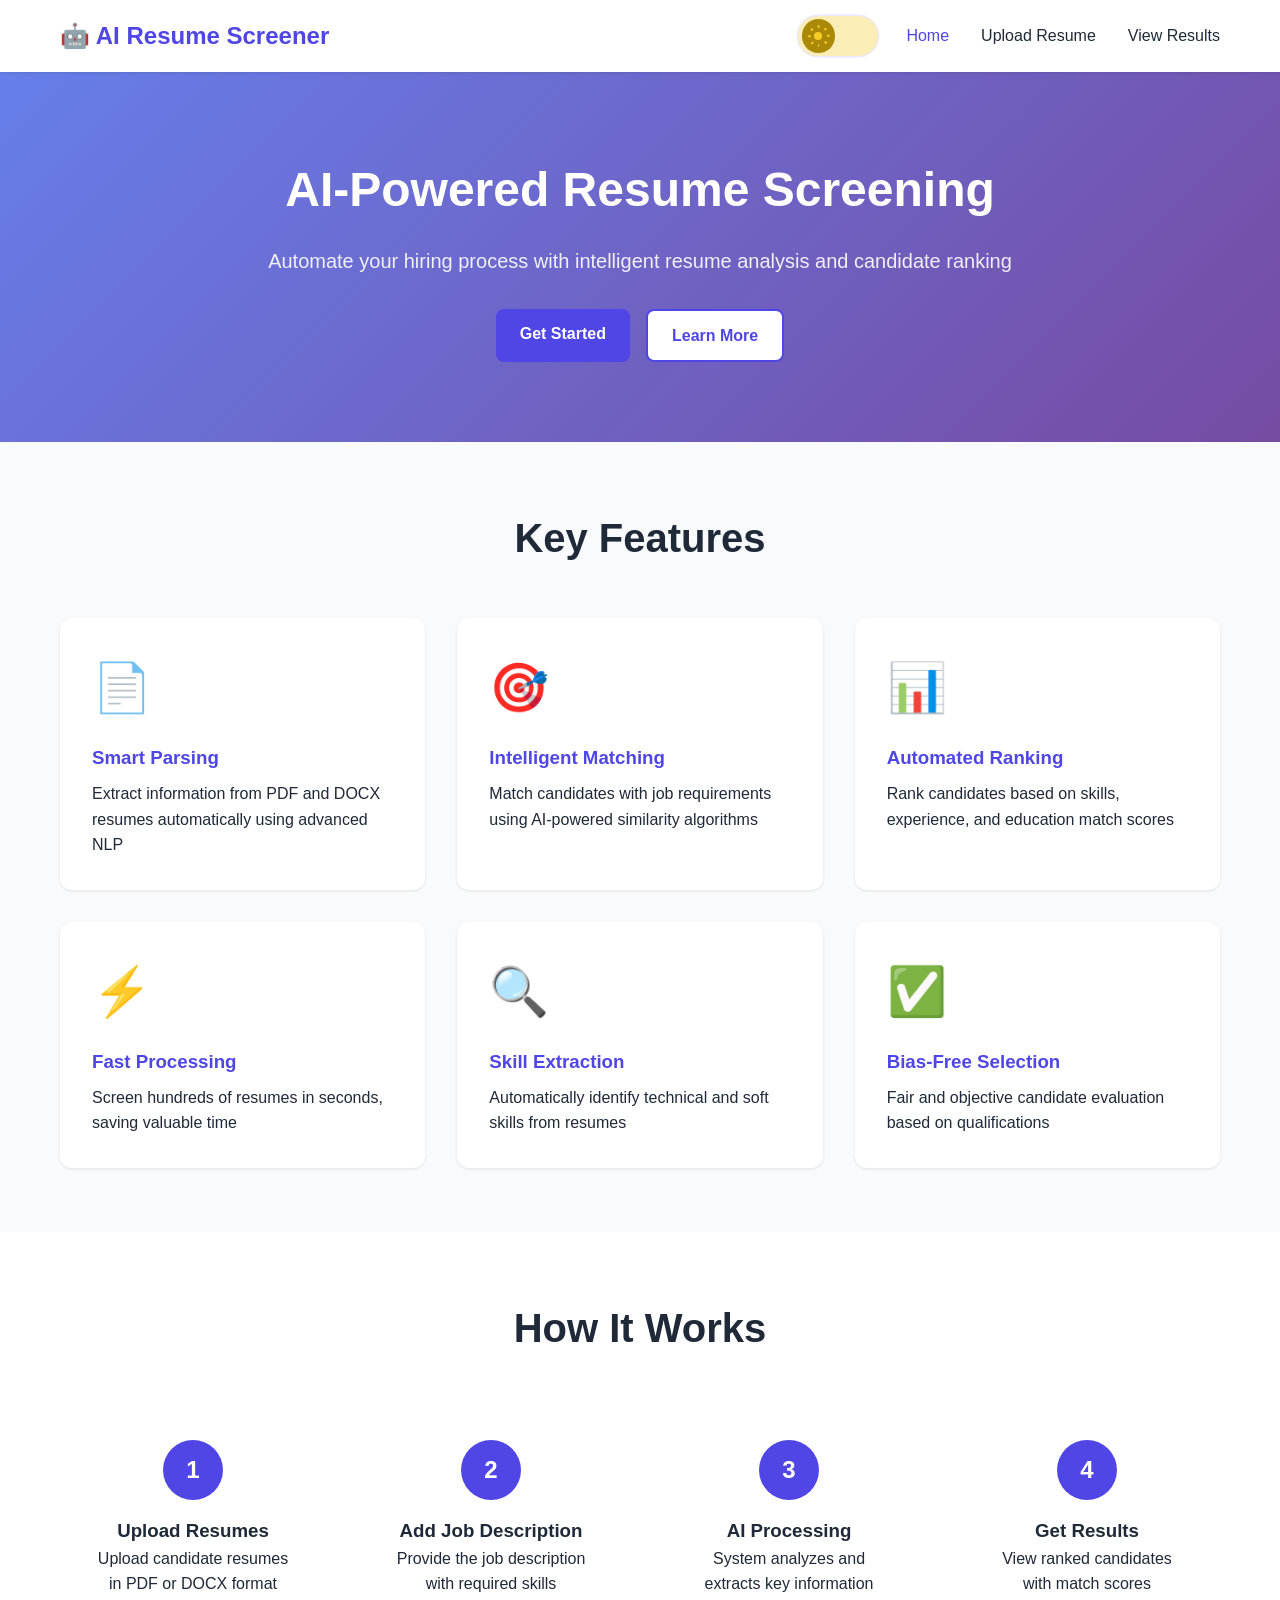
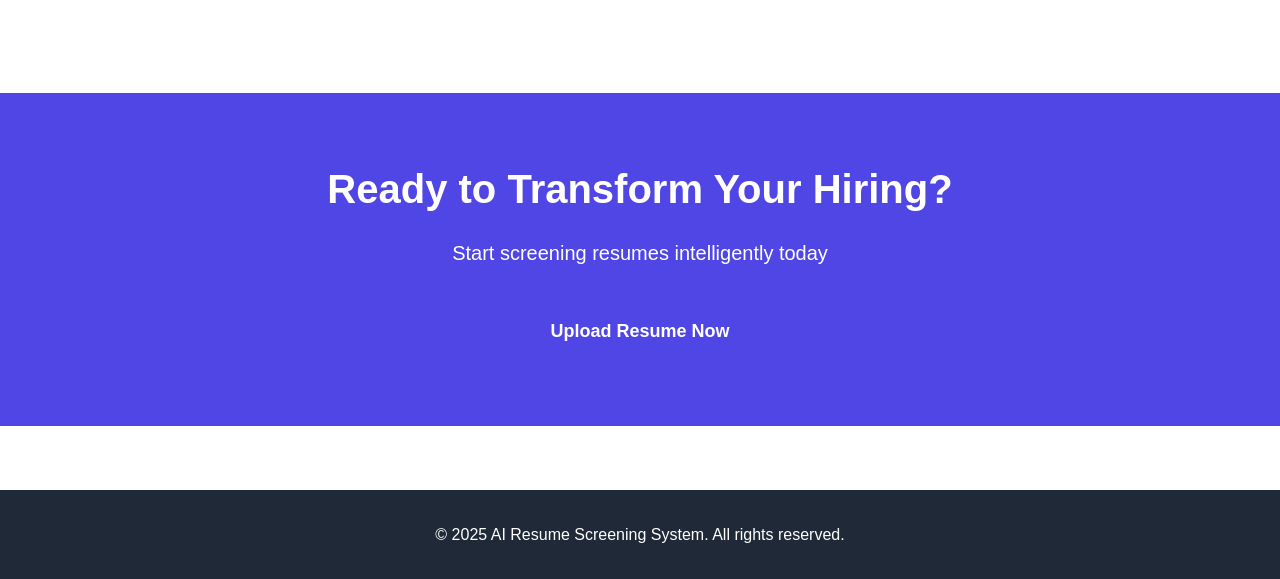
<file: frontend/index.html>
<!DOCTYPE html>
<html lang="en">
  <head>
    <meta charset="UTF-8" />
    <meta name="viewport" content="width=device-width, initial-scale=1.0" />
    <title>AI Resume Screening System</title>

    <!-- Theme script - Apply to BODY before render -->
    <script>
      (function () {
        const theme = localStorage.getItem("theme") || "light";
        if (theme === "dark") {
          // Wait for body to exist, but still before visible render
          if (document.body) {
            document.body.classList.add("dark-mode");
          } else {
            document.addEventListener("DOMContentLoaded", function () {
              document.body.classList.add("dark-mode");
            });
          }
        }
      })();
    </script>

    <link rel="stylesheet" href="css/styles.css" />
  </head>
  <body>
    <!-- Apply dark mode instantly -->
    <script>
      const theme = localStorage.getItem("theme") || "light";
      if (theme === "dark") {
        document.documentElement.classList.add("dark-mode");
        document.body.classList.add("dark-mode");
      }
    </script>

    <nav class="navbar">
      <div class="container">
        <div class="nav-brand">
          <h2>🤖 AI Resume Screener</h2>
        </div>

        <!-- Hamburger Menu Button (Mobile Only) -->
        <button class="menu-toggle" id="menuToggle" aria-label="Toggle Menu">
          <span></span>
          <span></span>
          <span></span>
        </button>

        <!-- Navigation Menu -->
        <div class="nav-right" id="navMenu">
          <!-- Theme Toggle FIRST (Before Home) -->
          <label for="theme" class="theme">
            <span class="theme__toggle-wrap">
              <input
                id="theme"
                class="theme__toggle"
                type="checkbox"
                role="switch"
                name="theme"
                value="dark"
              />
              <span class="theme__icon">
                <span class="theme__icon-part"></span>
                <span class="theme__icon-part"></span>
                <span class="theme__icon-part"></span>
                <span class="theme__icon-part"></span>
                <span class="theme__icon-part"></span>
                <span class="theme__icon-part"></span>
                <span class="theme__icon-part"></span>
                <span class="theme__icon-part"></span>
                <span class="theme__icon-part"></span>
              </span>
            </span>
          </label>

          <!-- Menu Links AFTER Toggle -->
          <ul class="nav-menu">
            <li><a href="index.html" class="active">Home</a></li>
            <li><a href="upload.html">Upload Resume</a></li>
            <li><a href="results.html">View Results</a></li>
          </ul>
        </div>
      </div>
    </nav>

    <header class="hero">
      <div class="container">
        <h1>AI-Powered Resume Screening</h1>
        <p>
          Automate your hiring process with intelligent resume analysis and
          candidate ranking
        </p>
        <div class="hero-buttons">
          <a href="upload.html" class="btn btn-primary">Get Started</a>
          <a href="#features" class="btn btn-secondary">Learn More</a>
        </div>
      </div>
    </header>

    <section id="features" class="features">
      <div class="container">
        <h2>Key Features</h2>
        <div class="feature-grid">
          <div class="feature-card">
            <div class="feature-icon">📄</div>
            <h3>Smart Parsing</h3>
            <p>
              Extract information from PDF and DOCX resumes automatically using
              advanced NLP
            </p>
          </div>
          <div class="feature-card">
            <div class="feature-icon">🎯</div>
            <h3>Intelligent Matching</h3>
            <p>
              Match candidates with job requirements using AI-powered similarity
              algorithms
            </p>
          </div>
          <div class="feature-card">
            <div class="feature-icon">📊</div>
            <h3>Automated Ranking</h3>
            <p>
              Rank candidates based on skills, experience, and education match
              scores
            </p>
          </div>
          <div class="feature-card">
            <div class="feature-icon">⚡</div>
            <h3>Fast Processing</h3>
            <p>Screen hundreds of resumes in seconds, saving valuable time</p>
          </div>
          <div class="feature-card">
            <div class="feature-icon">🔍</div>
            <h3>Skill Extraction</h3>
            <p>Automatically identify technical and soft skills from resumes</p>
          </div>
          <div class="feature-card">
            <div class="feature-icon">✅</div>
            <h3>Bias-Free Selection</h3>
            <p>
              Fair and objective candidate evaluation based on qualifications
            </p>
          </div>
        </div>
      </div>
    </section>

    <section class="how-it-works">
      <div class="container">
        <h2>How It Works</h2>
        <div class="steps">
          <div class="step">
            <div class="step-number">1</div>
            <h3>Upload Resumes</h3>
            <p>Upload candidate resumes in PDF or DOCX format</p>
          </div>
          <div class="step">
            <div class="step-number">2</div>
            <h3>Add Job Description</h3>
            <p>Provide the job description with required skills</p>
          </div>
          <div class="step">
            <div class="step-number">3</div>
            <h3>AI Processing</h3>
            <p>System analyzes and extracts key information</p>
          </div>
          <div class="step">
            <div class="step-number">4</div>
            <h3>Get Results</h3>
            <p>View ranked candidates with match scores</p>
          </div>
        </div>
      </div>
    </section>

    <section class="cta">
      <div class="container">
        <h2>Ready to Transform Your Hiring?</h2>
        <p>Start screening resumes intelligently today</p>
        <a href="upload.html" class="btn btn-primary btn-large"
          >Upload Resume Now</a
        >
      </div>
    </section>

    <footer>
      <div class="container">
        <p>&copy; 2025 AI Resume Screening System. All rights reserved.</p>
      </div>
    </footer>

    <script src="js/main.js"></script>
  </body>
</html>
</file>
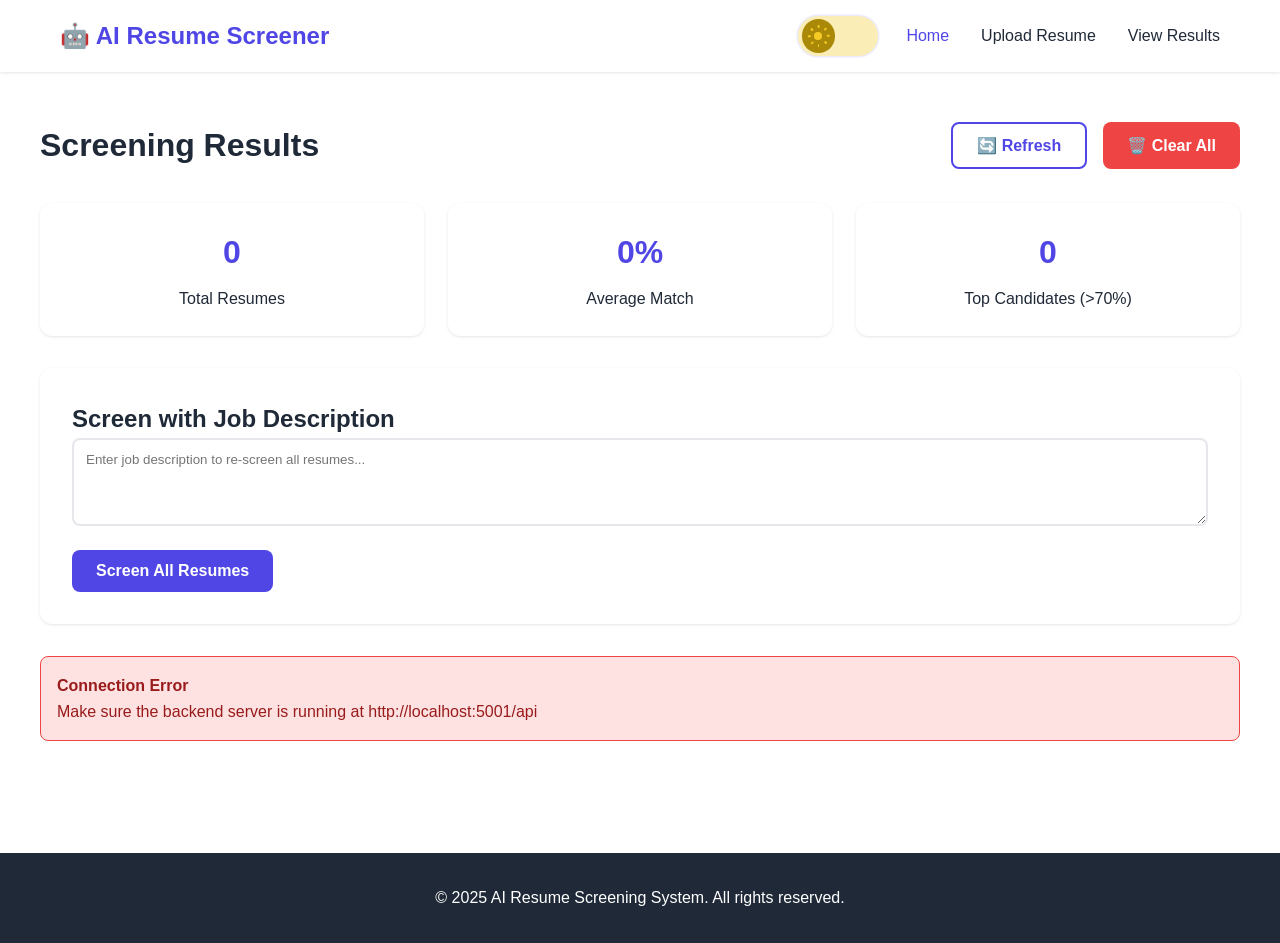
<file: frontend/results.html>
<!doctype html>
<html lang="en">
  <head>
    <meta charset="UTF-8" />
    <meta name="viewport" content="width=device-width, initial-scale=1.0" />
    <title>AI Resume Screening System</title>

    <!-- Theme script - Apply to BODY before render -->
    <script>
      (function () {
        const theme = localStorage.getItem("theme") || "light";
        if (theme === "dark") {
          // Wait for body to exist, but still before visible render
          if (document.body) {
            document.body.classList.add("dark-mode");
          } else {
            document.addEventListener("DOMContentLoaded", function () {
              document.body.classList.add("dark-mode");
            });
          }
        }
      })();
    </script>

    <link rel="stylesheet" href="css/styles.css" />
  </head>
  <body>
    <!-- Apply dark mode instantly -->
    <script>
      const theme = localStorage.getItem("theme") || "light";
      if (theme === "dark") {
        document.documentElement.classList.add("dark-mode");
        document.body.classList.add("dark-mode");
      }
    </script>

    <nav class="navbar">
      <div class="container">
        <div class="nav-brand">
          <h2>🤖 AI Resume Screener</h2>
        </div>

        <!-- Hamburger Menu Button (Mobile Only) -->
        <button class="menu-toggle" id="menuToggle" aria-label="Toggle Menu">
          <span></span>
          <span></span>
          <span></span>
        </button>

        <!-- Navigation Menu -->
        <div class="nav-right" id="navMenu">
          <!-- Theme Toggle FIRST (Before Home) -->
          <label for="theme" class="theme">
            <span class="theme__toggle-wrap">
              <input
                id="theme"
                class="theme__toggle"
                type="checkbox"
                role="switch"
                name="theme"
                value="dark"
              />
              <span class="theme__icon">
                <span class="theme__icon-part"></span>
                <span class="theme__icon-part"></span>
                <span class="theme__icon-part"></span>
                <span class="theme__icon-part"></span>
                <span class="theme__icon-part"></span>
                <span class="theme__icon-part"></span>
                <span class="theme__icon-part"></span>
                <span class="theme__icon-part"></span>
                <span class="theme__icon-part"></span>
              </span>
            </span>
          </label>

          <!-- Menu Links AFTER Toggle -->
          <ul class="nav-menu">
            <li><a href="index.html" class="active">Home</a></li>
            <li><a href="upload.html">Upload Resume</a></li>
            <li><a href="results.html">View Results</a></li>
          </ul>
        </div>
      </div>
    </nav>

    <div class="container main-content">
      <div class="results-section">
        <div class="results-header">
          <h1>Screening Results</h1>
          <div class="results-actions">
            <button class="btn btn-secondary" id="refreshBtn">
              🔄 Refresh
            </button>
            <button class="btn btn-danger" id="clearBtn">🗑️ Clear All</button>
          </div>
        </div>

        <div id="statsCards" class="stats-cards">
          <div class="stat-card">
            <h3 id="totalResumes">0</h3>
            <p>Total Resumes</p>
          </div>
          <div class="stat-card">
            <h3 id="avgScore">0%</h3>
            <p>Average Match</p>
          </div>
          <div class="stat-card">
            <h3 id="topCandidates">0</h3>
            <p>Top Candidates (>70%)</p>
          </div>
        </div>

        <div class="screen-section">
          <h2>Screen with Job Description</h2>
          <div class="screen-form">
            <textarea
              id="screenJobDescription"
              placeholder="Enter job description to re-screen all resumes..."
              rows="4"
            ></textarea>
            <button class="btn btn-primary" id="screenNowBtn">
              Screen All Resumes
            </button>
          </div>
        </div>

        <div id="loadingMessage" class="loading" style="display: none">
          <div class="loader"></div>
          <p>Loading results...</p>
        </div>

        <div id="resultsContainer" class="results-container">
          <!-- Results will be inserted here dynamically -->
        </div>

        <div id="noResults" class="no-results" style="display: none">
          <div class="no-results-icon">📭</div>
          <h3>No Resumes Found</h3>
          <p>Upload some resumes to see results here</p>
          <a href="upload.html" class="btn btn-primary">Upload Resume</a>
        </div>
      </div>
    </div>

    <footer>
      <div class="container">
        <p>&copy; 2025 AI Resume Screening System. All rights reserved.</p>
      </div>
    </footer>

    <script src="js/results.js"></script>
  </body>
</html>
</file>
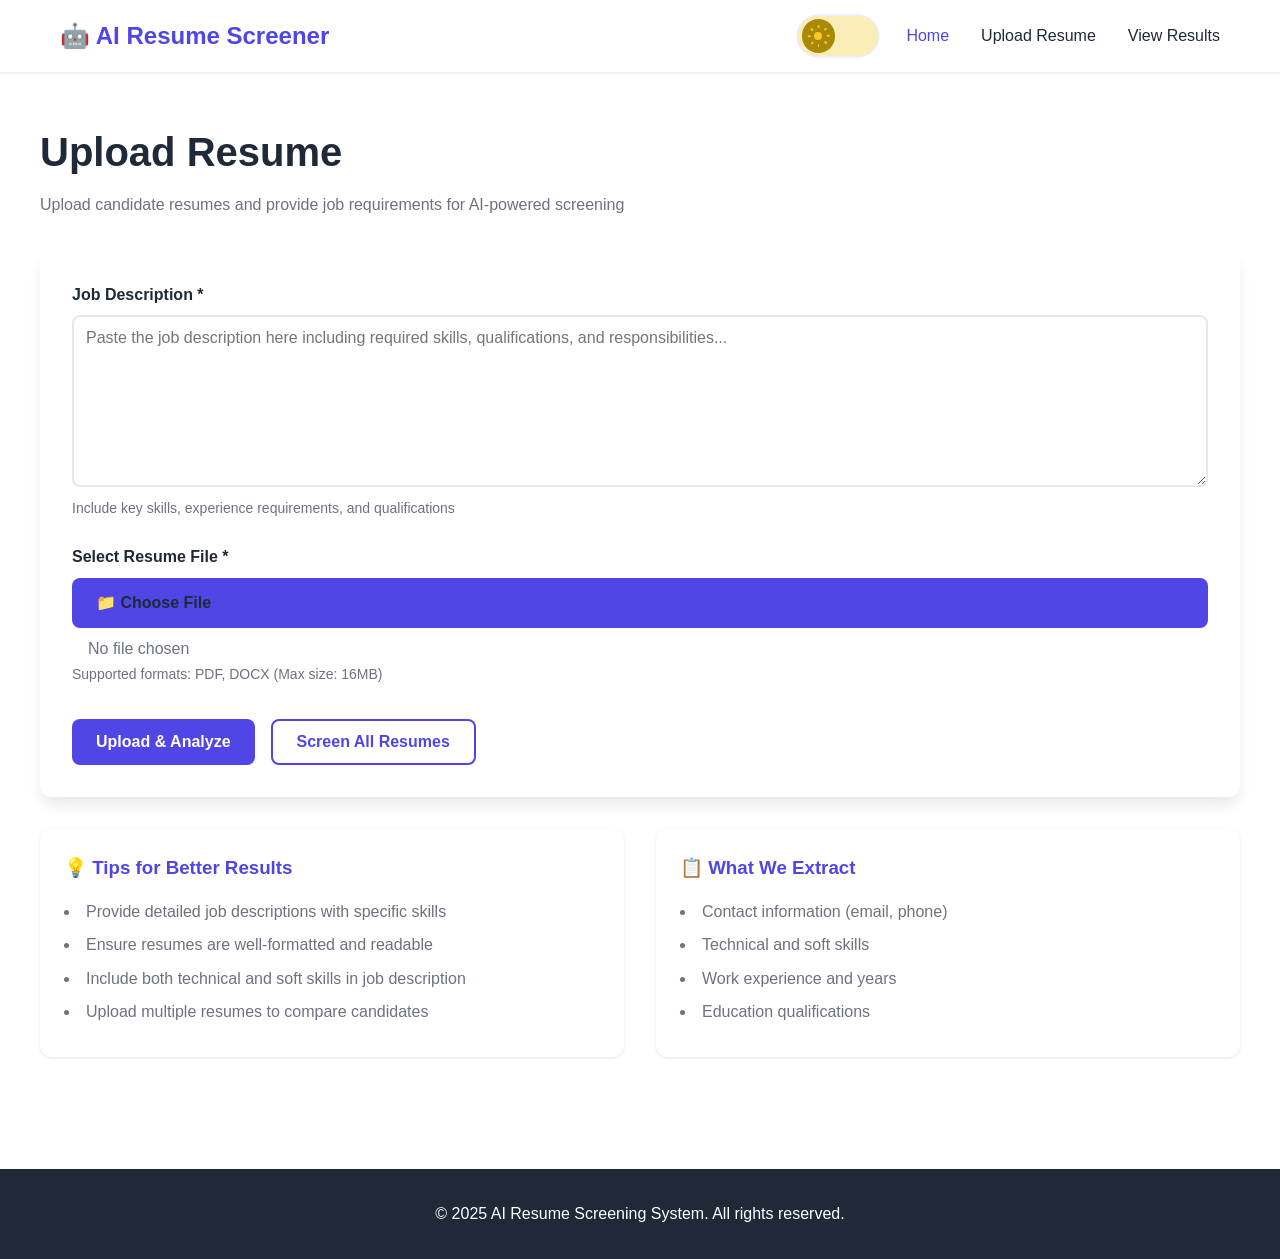
<file: frontend/upload.html>
<!DOCTYPE html>
<html lang="en">
  <head>
    <meta charset="UTF-8" />
    <meta name="viewport" content="width=device-width, initial-scale=1.0" />
    <title>AI Resume Screening System</title>

    <!-- Theme script - Apply to BODY before render -->
    <script>
      (function () {
        const theme = localStorage.getItem("theme") || "light";
        if (theme === "dark") {
          // Wait for body to exist, but still before visible render
          if (document.body) {
            document.body.classList.add("dark-mode");
          } else {
            document.addEventListener("DOMContentLoaded", function () {
              document.body.classList.add("dark-mode");
            });
          }
        }
      })();
    </script>

    <link rel="stylesheet" href="css/styles.css" />
  </head>
  <body>
    <!-- Apply dark mode instantly -->
    <script>
      const theme = localStorage.getItem("theme") || "light";
      if (theme === "dark") {
        document.documentElement.classList.add("dark-mode");
        document.body.classList.add("dark-mode");
      }
    </script>

    <nav class="navbar">
      <div class="container">
        <div class="nav-brand">
          <h2>🤖 AI Resume Screener</h2>
        </div>

        <!-- Hamburger Menu Button (Mobile Only) -->
        <button class="menu-toggle" id="menuToggle" aria-label="Toggle Menu">
          <span></span>
          <span></span>
          <span></span>
        </button>

        <!-- Navigation Menu -->
        <div class="nav-right" id="navMenu">
          <!-- Theme Toggle FIRST (Before Home) -->
          <label for="theme" class="theme">
            <span class="theme__toggle-wrap">
              <input
                id="theme"
                class="theme__toggle"
                type="checkbox"
                role="switch"
                name="theme"
                value="dark"
              />
              <span class="theme__icon">
                <span class="theme__icon-part"></span>
                <span class="theme__icon-part"></span>
                <span class="theme__icon-part"></span>
                <span class="theme__icon-part"></span>
                <span class="theme__icon-part"></span>
                <span class="theme__icon-part"></span>
                <span class="theme__icon-part"></span>
                <span class="theme__icon-part"></span>
                <span class="theme__icon-part"></span>
              </span>
            </span>
          </label>

          <!-- Menu Links AFTER Toggle -->
          <ul class="nav-menu">
            <li><a href="index.html" class="active">Home</a></li>
            <li><a href="upload.html">Upload Resume</a></li>
            <li><a href="results.html">View Results</a></li>
          </ul>
        </div>
      </div>
    </nav>

    <div class="container main-content">
      <div class="upload-section">
        <h1>Upload Resume</h1>
        <p class="subtitle">
          Upload candidate resumes and provide job requirements for AI-powered
          screening
        </p>

        <div class="upload-card">
          <form id="uploadForm" enctype="multipart/form-data">
            <div class="form-group">
              <label for="jobDescription">Job Description *</label>
              <textarea
                id="jobDescription"
                name="jobDescription"
                rows="8"
                placeholder="Paste the job description here including required skills, qualifications, and responsibilities..."
                required
              ></textarea>
              <small
                >Include key skills, experience requirements, and
                qualifications</small
              >
            </div>

            <div class="form-group">
              <label for="resumeFile">Select Resume File *</label>
              <div class="file-upload-wrapper">
                <input
                  type="file"
                  id="resumeFile"
                  name="resume"
                  accept=".pdf,.docx,.doc"
                  required
                />
                <label for="resumeFile" class="file-upload-label">
                  <span class="file-upload-icon">📁</span>
                  <span class="file-upload-text">Choose File</span>
                </label>
                <span class="file-name">No file chosen</span>
              </div>
              <small>Supported formats: PDF, DOCX (Max size: 16MB)</small>
            </div>

            <div class="form-actions">
              <button type="submit" class="btn btn-primary" id="submitBtn">
                <span class="btn-text">Upload & Analyze</span>
                <span class="btn-loader" style="display: none"
                  >Processing...</span
                >
              </button>
              <button type="button" class="btn btn-secondary" id="screenAllBtn">
                Screen All Resumes
              </button>
            </div>
          </form>

          <div id="resultMessage" class="message" style="display: none"></div>

          <div id="uploadResult" class="upload-result" style="display: none">
            <h3>Analysis Results</h3>
            <div class="result-grid">
              <div class="result-item">
                <span class="result-label">Match Score:</span>
                <span class="result-value" id="matchScore">-</span>
              </div>
              <div class="result-item">
                <span class="result-label">Skills Found:</span>
                <span class="result-value" id="skillsCount">-</span>
              </div>
              <div class="result-item">
                <span class="result-label">Experience:</span>
                <span class="result-value" id="experience">-</span>
              </div>
            </div>
            <div class="skills-section">
              <h4>Extracted Skills:</h4>
              <div id="skillsList" class="skills-tags"></div>
            </div>
          </div>
        </div>

        <div class="info-cards">
          <div class="info-card">
            <h3>💡 Tips for Better Results</h3>
            <ul>
              <li>Provide detailed job descriptions with specific skills</li>
              <li>Ensure resumes are well-formatted and readable</li>
              <li>Include both technical and soft skills in job description</li>
              <li>Upload multiple resumes to compare candidates</li>
            </ul>
          </div>
          <div class="info-card">
            <h3>📋 What We Extract</h3>
            <ul>
              <li>Contact information (email, phone)</li>
              <li>Technical and soft skills</li>
              <li>Work experience and years</li>
              <li>Education qualifications</li>
            </ul>
          </div>
        </div>
      </div>
    </div>

    <footer>
      <div class="container">
        <p>&copy; 2025 AI Resume Screening System. All rights reserved.</p>
      </div>
    </footer>

    <script src="js/upload.js"></script>
  </body>
</html>
</file>
<file: frontend/css/styles.css>
* {
  margin: 0;
  padding: 0;
  box-sizing: border-box;
}

html {
  background-color: #fff;
}

html.dark-mode {
  background-color: #111827;
}

:root {
  --primary-color: #4f46e5;
  --primary-dark: #4338ca;
  --secondary-color: #10b981;
  --danger-color: #ef4444;
  --text-dark: #1f2937;
  --text-light: #6b7280;
  --bg-light: #f9fafb;
  --border-color: #e5e7eb;
  --shadow: 0 1px 3px 0 rgba(0, 0, 0, 0.1);
  --shadow-lg: 0 10px 15px -3px rgba(0, 0, 0, 0.1);
}

html.dark-mode,
body.dark-mode {
  --primary-color: #6366f1;
  --primary-dark: #4f46e5;
  /* ... rest of your dark mode variables */
  background-color: #111827 !important;
  color: #f3f4f6 !important;
}

body {
  font-family: -apple-system, BlinkMacSystemFont, "Segoe UI", Roboto, Oxygen,
    Ubuntu, Cantarell, sans-serif;
  line-height: 1.6;
  color: var(--text-dark);
  background-color: #fff;
}

.container {
  max-width: 1200px;
  margin: 0 auto;
  padding: 0 20px;
}

/* Navbar */
.navbar {
  background: #fff;
  box-shadow: var(--shadow);
  position: sticky;
  top: 0;
  z-index: 100;
}

.navbar .container {
  display: flex;
  justify-content: space-between;
  align-items: center;
  padding: 1rem 20px;
}

.nav-brand h2 {
  color: var(--primary-color);
  font-size: 1.5rem;
}

.nav-menu {
  display: flex;
  list-style: none;
  gap: 2rem;
}

.nav-menu a {
  text-decoration: none;
  color: var(--text-dark);
  font-weight: 500;
  transition: color 0.3s;
}

.nav-menu a:hover,
.nav-menu a.active {
  color: var(--primary-color);
}

/* Hero Section */
.hero {
  background: linear-gradient(135deg, #667eea 0%, #764ba2 100%);
  color: white;
  padding: 5rem 0;
  text-align: center;
}

.hero h1 {
  font-size: 3rem;
  margin-bottom: 1rem;
}

.hero p {
  font-size: 1.25rem;
  margin-bottom: 2rem;
  opacity: 0.9;
}

.hero-buttons {
  display: flex;
  gap: 1rem;
  justify-content: center;
}

/* Buttons */
.btn {
  display: inline-block;
  padding: 0.75rem 1.5rem;
  border: none;
  border-radius: 8px;
  font-size: 1rem;
  font-weight: 600;
  cursor: pointer;
  transition: all 0.3s;
  text-decoration: none;
}

.btn-primary {
  background: var(--primary-color);
  color: white;
}

.btn-primary:hover {
  background: var(--primary-dark);
  transform: translateY(-2px);
}

.btn-secondary {
  background: white;
  color: var(--primary-color);
  border: 2px solid var(--primary-color);
}

.btn-secondary:hover {
  background: var(--bg-light);
}

.btn-danger {
  background: var(--danger-color);
  color: white;
}

.btn-large {
  padding: 1rem 2rem;
  font-size: 1.125rem;
}

/* Features */
.features {
  padding: 4rem 0;
  background: var(--bg-light);
}

.features h2 {
  text-align: center;
  font-size: 2.5rem;
  margin-bottom: 3rem;
}

.feature-grid {
  display: grid;
  grid-template-columns: repeat(auto-fit, minmax(300px, 1fr));
  gap: 2rem;
}

.feature-card {
  background: white;
  padding: 2rem;
  border-radius: 12px;
  box-shadow: var(--shadow);
  transition: transform 0.3s;
}

.feature-card:hover {
  transform: translateY(-5px);
  box-shadow: var(--shadow-lg);
}

.feature-icon {
  font-size: 3rem;
  margin-bottom: 1rem;
}

.feature-card h3 {
  margin-bottom: 0.5rem;
  color: var(--primary-color);
}

/* How It Works */
.how-it-works {
  padding: 4rem 0;
}

.how-it-works h2 {
  text-align: center;
  font-size: 2.5rem;
  margin-bottom: 3rem;
}

.steps {
  display: grid;
  grid-template-columns: repeat(auto-fit, minmax(250px, 1fr));
  gap: 2rem;
}

.step {
  text-align: center;
  padding: 2rem;
}

.step-number {
  background: var(--primary-color);
  color: white;
  width: 60px;
  height: 60px;
  border-radius: 50%;
  display: flex;
  align-items: center;
  justify-content: center;
  font-size: 1.5rem;
  font-weight: bold;
  margin: 0 auto 1rem;
}

/* CTA */
.cta {
  background: var(--primary-color);
  color: white;
  padding: 4rem 0;
  text-align: center;
}

.cta h2 {
  font-size: 2.5rem;
  margin-bottom: 1rem;
}

.cta p {
  font-size: 1.25rem;
  margin-bottom: 2rem;
}

/* Upload Page */
.main-content {
  padding: 3rem 0;
  min-height: 70vh;
  background-color: #fff;
}

body.dark-mode .main-content {
  background-color: #111827;
}

.upload-section h1 {
  font-size: 2.5rem;
  margin-bottom: 0.5rem;
}

.subtitle {
  color: var(--text-light);
  margin-bottom: 2rem;
}

.upload-card {
  background: white;
  padding: 2rem;
  border-radius: 12px;
  box-shadow: var(--shadow-lg);
  margin-bottom: 2rem;
}

.form-group {
  margin-bottom: 1.5rem;
}

.form-group label {
  display: block;
  margin-bottom: 0.5rem;
  font-weight: 600;
  color: var(--text-dark);
}

.form-group textarea {
  width: 100%;
  padding: 0.75rem;
  border: 2px solid var(--border-color);
  border-radius: 8px;
  font-family: inherit;
  font-size: 1rem;
  resize: vertical;
}

.form-group textarea:focus {
  outline: none;
  border-color: var(--primary-color);
}

.form-group small {
  color: var(--text-light);
  font-size: 0.875rem;
}

/* File Upload */
.file-upload-wrapper {
  position: relative;
}

.file-upload-wrapper input[type="file"] {
  position: absolute;
  opacity: 0;
  width: 0;
  height: 0;
}

.file-upload-label {
  display: inline-flex;
  align-items: center;
  gap: 0.5rem;
  padding: 0.75rem 1.5rem;
  background: var(--primary-color);
  color: white;
  border-radius: 8px;
  cursor: pointer;
  transition: background 0.3s;
}

.file-upload-label:hover {
  background: var(--primary-dark);
}

.file-name {
  margin-left: 1rem;
  color: var(--text-light);
}

.form-actions {
  display: flex;
  gap: 1rem;
  margin-top: 2rem;
}

/* Messages */
.message {
  padding: 1rem;
  border-radius: 8px;
  margin-top: 1rem;
}

.message.success {
  background: #d1fae5;
  color: #065f46;
  border: 1px solid #10b981;
}

.message.error {
  background: #fee2e2;
  color: #991b1b;
  border: 1px solid #ef4444;
}

/* Upload Result */
.upload-result {
  margin-top: 2rem;
  padding: 1.5rem;
  background: var(--bg-light);
  border-radius: 8px;
}

.result-grid {
  display: grid;
  grid-template-columns: repeat(auto-fit, minmax(200px, 1fr));
  gap: 1rem;
  margin: 1rem 0;
}

.result-item {
  display: flex;
  flex-direction: column;
}

.result-label {
  font-weight: 600;
  color: var(--text-light);
  font-size: 0.875rem;
}

.result-value {
  font-size: 1.5rem;
  font-weight: bold;
  color: var(--primary-color);
}

.skills-section {
  margin-top: 1.5rem;
}

.skills-tags {
  display: flex;
  flex-wrap: wrap;
  gap: 0.5rem;
  margin-top: 0.5rem;
}

.skill-tag {
  background: var(--primary-color);
  color: white;
  padding: 0.25rem 0.75rem;
  border-radius: 20px;
  font-size: 0.875rem;
}

/* Info Cards */
.info-cards {
  display: grid;
  grid-template-columns: repeat(auto-fit, minmax(300px, 1fr));
  gap: 2rem;
}

.info-card {
  background: white;
  padding: 1.5rem;
  border-radius: 12px;
  box-shadow: var(--shadow);
}

.info-card h3 {
  margin-bottom: 1rem;
  color: var(--primary-color);
}

.info-card ul {
  list-style-position: inside;
}

.info-card li {
  margin-bottom: 0.5rem;
  color: var(--text-light);
}

/* Results Page */
.results-header {
  display: flex;
  justify-content: space-between;
  align-items: center;
  margin-bottom: 2rem;
}

.results-actions {
  display: flex;
  gap: 1rem;
}

.stats-cards {
  display: grid;
  grid-template-columns: repeat(auto-fit, minmax(200px, 1fr));
  gap: 1.5rem;
  margin-bottom: 2rem;
}

.stat-card {
  background: white;
  padding: 1.5rem;
  border-radius: 12px;
  box-shadow: var(--shadow);
  text-align: center;
}

.stat-card h3 {
  font-size: 2rem;
  color: var(--primary-color);
  margin-bottom: 0.5rem;
}

.screen-section {
  background: white;
  padding: 2rem;
  border-radius: 12px;
  box-shadow: var(--shadow);
  margin-bottom: 2rem;
}

.screen-form textarea {
  width: 100%;
  padding: 0.75rem;
  border: 2px solid var(--border-color);
  border-radius: 8px;
  margin-bottom: 1rem;
  font-family: inherit;
}

/* Candidate Card */
.candidate-card {
  background: white;
  padding: 1.5rem;
  border-radius: 12px;
  box-shadow: var(--shadow);
  margin-bottom: 1.5rem;
  transition: transform 0.3s;
}

.candidate-card:hover {
  transform: translateX(5px);
  box-shadow: var(--shadow-lg);
}

.candidate-header {
  display: flex;
  justify-content: space-between;
  align-items: center;
  margin-bottom: 1rem;
}

.rank-badge {
  background: var(--primary-color);
  color: white;
  width: 40px;
  height: 40px;
  border-radius: 50%;
  display: flex;
  align-items: center;
  justify-content: center;
  font-weight: bold;
}

.match-score {
  font-size: 2rem;
  font-weight: bold;
  color: var(--secondary-color);
}

.candidate-info {
  display: grid;
  grid-template-columns: repeat(auto-fit, minmax(200px, 1fr));
  gap: 1rem;
  margin-top: 1rem;
}

.info-item {
  display: flex;
  flex-direction: column;
}

.info-label {
  font-size: 0.875rem;
  color: var(--text-light);
  font-weight: 600;
}

.info-value {
  color: var(--text-dark);
}

/* Loading */
.loading {
  text-align: center;
  padding: 3rem;
}

.loader {
  border: 4px solid var(--border-color);
  border-top: 4px solid var(--primary-color);
  border-radius: 50%;
  width: 50px;
  height: 50px;
  animation: spin 1s linear infinite;
  margin: 0 auto 1rem;
}

@keyframes spin {
  0% {
    transform: rotate(0deg);
  }
  100% {
    transform: rotate(360deg);
  }
}

/* No Results */
.no-results {
  text-align: center;
  padding: 4rem 2rem;
}

.no-results-icon {
  font-size: 5rem;
  margin-bottom: 1rem;
}

/* Footer */
footer {
  background: var(--text-dark);
  color: white;
  text-align: center;
  padding: 2rem 0;
  margin-top: 4rem;
}

/* Responsive */
/* @media (max-width: 768px) {
  .hero h1 {
    font-size: 2rem;
  }

  .nav-menu {
    gap: 1rem;
  }

  .form-actions {
    flex-direction: column;
  }

  .results-header {
    flex-direction: column;
    gap: 1rem;
  }
} */

/* ============================================
   THEME TOGGLE BUTTON (With Visible Icons)
   ============================================ */

:root {
  --primary: #4f46e5;
  --primaryT: rgba(79, 70, 229, 0.1);
  --transDur: 0.3s;
}

/* Theme Toggle Container */
.theme {
  display: flex;
  align-items: center;
  -webkit-tap-highlight-color: transparent;
  margin-right: 2rem;
}

.theme__icon {
  transition: 0.3s;
}

.theme__toggle {
  z-index: 1;
}

.theme__icon,
.theme__icon-part {
  position: absolute;
}

/* Sun/Moon Icon Container */
.theme__icon {
  display: block;
  top: 0.5em;
  left: 0.5em;
  width: 1.5em;
  height: 1.5em;
  pointer-events: none;
  z-index: 2;
}

/* Moon crescent (first icon part) */
.theme__icon-part:first-child {
  border-radius: 50%;
  box-shadow: 0.4em -0.4em 0 0.5em hsl(48, 90%, 55%) inset;
  top: calc(50% - 0.5em);
  left: calc(50% - 0.5em);
  width: 1em;
  height: 1em;
  transition: box-shadow var(--transDur) ease-in-out,
    opacity var(--transDur) ease-in-out, transform var(--transDur) ease-in-out;
  transform: scale(0.5);
}

/* Sun rays (other icon parts) */
.theme__icon-part:not(:first-child) {
  background-color: hsl(48, 90%, 55%);
  border-radius: 0.05em;
  top: 50%;
  left: calc(50% - 0.05em);
  width: 0.1em;
  height: 0.2em;
  transform-origin: 50% 0;
  transition: opacity var(--transDur) ease-in-out,
    transform var(--transDur) ease-in-out;
}

.theme__icon-part:nth-child(2) {
  transform: rotate(0deg) translateY(0.5em);
}

.theme__icon-part:nth-child(3) {
  transform: rotate(45deg) translateY(0.5em);
}

.theme__icon-part:nth-child(4) {
  transform: rotate(90deg) translateY(0.5em);
}

.theme__icon-part:nth-child(5) {
  transform: rotate(135deg) translateY(0.5em);
}

.theme__icon-part:nth-child(6) {
  transform: rotate(180deg) translateY(0.5em);
}

.theme__icon-part:nth-child(7) {
  transform: rotate(225deg) translateY(0.5em);
}

.theme__icon-part:nth-child(8) {
  transform: rotate(270deg) translateY(0.5em);
}

.theme__icon-part:nth-child(9) {
  transform: rotate(315deg) translateY(0.5em);
}

.theme__label,
.theme__toggle,
.theme__toggle-wrap {
  position: relative;
}

.theme__toggle,
.theme__toggle:before {
  display: block;
}

/* Toggle Button Styling */
.theme__toggle {
  background-color: hsl(48, 90%, 85%);
  border-radius: 25% / 50%;
  box-shadow: 0 0 0 0.125em var(--primaryT);
  padding: 0.25em;
  width: 6em;
  height: 3em;
  -webkit-appearance: none;
  appearance: none;
  transition: background-color var(--transDur) ease-in-out,
    box-shadow 0.15s ease-in-out;
  cursor: pointer;
}

.theme__toggle:before {
  background-color: hsl(48, 90%, 35%);
  border-radius: 50%;
  content: "";
  width: 2.5em;
  height: 2.5em;
  transition: transform 0.3s ease-in-out, background-color 0.3s ease-in-out;
  position: relative;
  display: block;
}

.theme__toggle:focus {
  box-shadow: 0 0 0 0.125em var(--primary);
  outline: transparent;
}

/* Checked State (Dark Mode) */
.theme__toggle:checked {
  background-color: hsl(198, 90%, 15%);
}

.theme__toggle:checked:before {
  background-color: hsl(198, 90%, 35%);
  transform: translateX(3em);
}

.theme__toggle:checked ~ .theme__icon {
  transform: translateX(3em);
}

/* Dark mode: show moon crescent */
.theme__toggle:checked ~ .theme__icon .theme__icon-part:first-child {
  box-shadow: 0.2em -0.2em 0 0.2em hsl(198, 90%, 55%) inset;
  transform: scale(1);
  top: 0.2em;
  left: -0.2em;
}

/* Dark mode: hide sun rays */
.theme__toggle:checked ~ .theme__icon .theme__icon-part:not(:first-child) {
  opacity: 0;
}

.theme__toggle-wrap {
  margin: 0 0.75em;
}

@supports selector(:focus-visible) {
  .theme__toggle:focus {
    box-shadow: 0 0 0 0.125em var(--primaryT);
  }

  .theme__toggle:focus-visible {
    box-shadow: 0 0 0 0.125em var(--primary);
  }
}

/* ============================================
   NAVBAR LAYOUT (Desktop & Mobile)
   ============================================ */

/* Desktop Navbar */
.navbar .container {
  display: flex;
  justify-content: space-between;
  align-items: center;
  padding: 1rem 20px;
}

.nav-brand {
  flex-shrink: 0;
}

.nav-right {
  display: flex;
  align-items: center;
  gap: 1rem;
}

.nav-menu {
  display: flex;
  list-style: none;
  gap: 2rem;
  margin: 0;
  padding: 0;
}

/* Theme toggle - right after menu items */
.theme {
  margin-right: 0;
  margin-left: 0;
}

/* Hamburger hidden on desktop */
.menu-toggle {
  display: none;
}

/* ============================================
   DARK MODE STYLES (IMPROVED)
   ============================================ */

body.dark-mode {
  --primary-color: #6366f1;
  --primary-dark: #4f46e5;
  --secondary-color: #10b981;
  --danger-color: #ef4444;
  --text-dark: #f3f4f6;
  --text-light: #d1d5db;
  --bg-light: #1f2937;
  --border-color: #374151;
  --shadow: 0 1px 3px 0 rgba(0, 0, 0, 0.3);
  --shadow-lg: 0 10px 15px -3px rgba(0, 0, 0, 0.5);
  background-color: #111827 !important;
  color: #f3f4f6 !important;
}

body.dark-mode * {
  border-color: #374151;
}

/* Navbar */
body.dark-mode .navbar {
  background: #1f2937 !important;
  box-shadow: 0 1px 3px 0 rgba(0, 0, 0, 0.5);
}

body.dark-mode .nav-brand h2 {
  color: #6366f1 !important;
}

body.dark-mode .nav-menu a {
  color: #f3f4f6 !important;
}

body.dark-mode .nav-menu a:hover,
body.dark-mode .nav-menu a.active {
  color: #6366f1 !important;
}

/* Hero Section */
body.dark-mode .hero {
  background: linear-gradient(135deg, #4338ca 0%, #581c87 100%) !important;
  color: white !important;
}

body.dark-mode .hero h1,
body.dark-mode .hero p {
  color: white !important;
}

/* Features Section */
body.dark-mode .features {
  background: #111827 !important;
}

body.dark-mode .features h2 {
  color: #f3f4f6 !important;
}

body.dark-mode .feature-card {
  background: #1f2937 !important;
  box-shadow: 0 1px 3px 0 rgba(0, 0, 0, 0.5);
  color: #f3f4f6 !important;
}

body.dark-mode .feature-card h3 {
  color: #6366f1 !important;
}

body.dark-mode .feature-card p {
  color: #d1d5db !important;
}

/* How It Works Section */
body.dark-mode .how-it-works {
  background: #1f2937 !important;
}

body.dark-mode .how-it-works h2 {
  color: #f3f4f6 !important;
}

body.dark-mode .step h3,
body.dark-mode .step p {
  color: #f3f4f6 !important;
}

body.dark-mode .step-number {
  background: #6366f1 !important;
  color: white !important;
}

/* CTA Section */
body.dark-mode .cta {
  background: #4338ca !important;
  color: white !important;
}

body.dark-mode .cta h2,
body.dark-mode .cta p {
  color: white !important;
}

/* Upload Page */
body.dark-mode .main-content {
  background: #111827 !important;
}

body.dark-mode .upload-section h1,
body.dark-mode .subtitle {
  color: #f3f4f6 !important;
}

body.dark-mode .upload-card {
  background: #1f2937 !important;
  box-shadow: 0 1px 3px 0 rgba(0, 0, 0, 0.5);
}

body.dark-mode .form-group label {
  color: #f3f4f6 !important;
}

body.dark-mode textarea,
body.dark-mode input[type="text"],
body.dark-mode input[type="file"],
body.dark-mode select {
  background: #374151 !important;
  color: #f3f4f6 !important;
  border-color: #4b5563 !important;
}

body.dark-mode textarea::placeholder {
  color: #9ca3af !important;
}

body.dark-mode textarea:focus,
body.dark-mode input:focus {
  border-color: #6366f1 !important;
  background: #374151 !important;
}

body.dark-mode .form-group small {
  color: #9ca3af !important;
}

body.dark-mode .file-upload-label {
  background: #6366f1 !important;
  color: white !important;
}

body.dark-mode .file-name {
  color: #9ca3af !important;
}

/* Info Cards */
body.dark-mode .info-card {
  background: #1f2937 !important;
  box-shadow: 0 1px 3px 0 rgba(0, 0, 0, 0.5);
}

body.dark-mode .info-card h3 {
  color: #6366f1 !important;
}

body.dark-mode .info-card li {
  color: #d1d5db !important;
}

/* Upload Results */
body.dark-mode .upload-result {
  background: #374151 !important;
}

body.dark-mode .upload-result h3,
body.dark-mode .upload-result h4 {
  color: #f3f4f6 !important;
}

body.dark-mode .result-label {
  color: #9ca3af !important;
}

body.dark-mode .result-value {
  color: #6366f1 !important;
}

body.dark-mode .skill-tag {
  background: #6366f1 !important;
  color: white !important;
}

/* Results Page */
body.dark-mode .results-section h1,
body.dark-mode .results-section h2 {
  color: #f3f4f6 !important;
}

body.dark-mode .stat-card {
  background: #1f2937 !important;
  box-shadow: 0 1px 3px 0 rgba(0, 0, 0, 0.5);
}

body.dark-mode .stat-card h3 {
  color: #6366f1 !important;
}

body.dark-mode .stat-card p {
  color: #d1d5db !important;
}

body.dark-mode .screen-section {
  background: #1f2937 !important;
  box-shadow: 0 1px 3px 0 rgba(0, 0, 0, 0.5);
}

body.dark-mode .candidate-card {
  background: #1f2937 !important;
  box-shadow: 0 1px 3px 0 rgba(0, 0, 0, 0.5);
}

body.dark-mode .candidate-card h3 {
  color: #f3f4f6 !important;
}

body.dark-mode .rank-badge {
  background: #6366f1 !important;
  color: white !important;
}

body.dark-mode .info-label {
  color: #9ca3af !important;
}

body.dark-mode .info-value {
  color: #f3f4f6 !important;
}

body.dark-mode .no-results {
  background: #1f2937 !important;
  color: #f3f4f6 !important;
}

body.dark-mode .no-results h3 {
  color: #f3f4f6 !important;
}

body.dark-mode .no-results p {
  color: #d1d5db !important;
}

/* Buttons */
body.dark-mode .btn-primary {
  background: #6366f1 !important;
  color: white !important;
}

body.dark-mode .btn-primary:hover {
  background: #4f46e5 !important;
}

body.dark-mode .btn-secondary {
  background: #374151 !important;
  color: #f3f4f6 !important;
  border-color: #4b5563 !important;
}

body.dark-mode .btn-secondary:hover {
  background: #4b5563 !important;
}

body.dark-mode .btn-danger {
  background: #ef4444 !important;
  color: white !important;
}

/* Messages */
body.dark-mode .message.success {
  background: #064e3b !important;
  color: #d1fae5 !important;
  border-color: #10b981 !important;
}

body.dark-mode .message.error {
  background: #7f1d1d !important;
  color: #fee2e2 !important;
  border-color: #ef4444 !important;
}

/* Footer */
body.dark-mode footer {
  background: #0f172a !important;
  color: white !important;
}

body.dark-mode footer p {
  color: white !important;
}

/* Loading */
body.dark-mode .loading {
  color: #f3f4f6 !important;
}

body.dark-mode .loader {
  border-color: #374151 !important;
  border-top-color: #6366f1 !important;
}

/* Smooth transitions */
body,
.navbar,
.feature-card,
.upload-card,
.info-card,
.stat-card,
.candidate-card,
textarea,
input {
  transition: background-color 0.3s ease, color 0.3s ease,
    border-color 0.3s ease;
}

/* Responsive */
@media (max-width: 768px) {
  .theme {
    margin-right: 0;
    margin-left: auto;
  }

  .nav-right {
    flex-direction: column-reverse;
    gap: 1rem;
    align-items: flex-end;
  }

  .nav-menu {
    flex-direction: column;
    gap: 0.5rem;
  }
}

/* ============================================
   MOBILE RESPONSIVE NAVBAR
   ============================================ */

/* Hamburger Menu Button (Hidden on Desktop) */
.menu-toggle {
  display: none;
  background: none;
  border: none;
  cursor: pointer;
  padding: 0.5rem;
  z-index: 1001;
}

.menu-toggle span {
  display: block;
  width: 25px;
  height: 3px;
  background-color: var(--text-dark);
  margin: 5px 0;
  transition: 0.3s;
  border-radius: 3px;
}

body.dark-mode .menu-toggle span {
  background-color: #f3f4f6;
}

/* Hamburger Animation when Open */
.menu-toggle.active span:nth-child(1) {
  transform: rotate(-45deg) translate(-5px, 6px);
}

.menu-toggle.active span:nth-child(2) {
  opacity: 0;
}

.menu-toggle.active span:nth-child(3) {
  transform: rotate(45deg) translate(-5px, -6px);
}

/* Mobile Styles (768px and below) */
@media (max-width: 768px) {
  /* Navbar stays in one row */
  .navbar .container {
    display: flex;
    flex-wrap: nowrap;
    padding: 0.75rem 15px;
    align-items: center;
    justify-content: space-between;
    position: relative;
  }

  /* Brand - left */
  .nav-brand {
    order: 1;
    flex: 0 0 auto;
  }

  .nav-brand h2 {
    font-size: 1rem;
  }

  /* nav-right container */
  .nav-right {
    order: 2;
    position: static;
    display: flex !important;
    flex: 0 0 auto;
    width: auto;
    max-height: none;
    overflow: visible;
    background: none;
    box-shadow: none;
    gap: 0;
  }

  /* Theme toggle - visible in navbar */
  .nav-right .theme {
    display: flex;
    margin: 0 0.5rem;
    transform: scale(0.75);
  }

  /* Hide menu links by default */
  .nav-right .nav-menu {
    display: none;
  }

  /* Hamburger - right */
  .menu-toggle {
    display: block;
    order: 3;
    flex: 0 0 auto;
  }

  /* Dropdown menu when active */
  .nav-right.active .nav-menu {
    display: flex;
    position: absolute;
    top: 100%;
    left: 0;
    right: 0;
    width: 100%;
    flex-direction: column;
    background: white;
    box-shadow: var(--shadow);
    padding: 1rem 0;
    margin: 0;
    z-index: 1000;
  }

  body.dark-mode .nav-right.active .nav-menu {
    background: #1f2937;
  }

  /* Menu styling */
  .nav-menu {
    gap: 0;
    padding: 0;
    margin: 0;
  }

  .nav-menu li {
    width: 100%;
    text-align: left;
  }

  .nav-menu a {
    display: block;
    padding: 0.75rem 1rem;
    border-radius: 8px;
    transition: background-color 0.2s;
  }

  .nav-menu a:hover,
  .nav-menu a.active {
    background-color: var(--bg-light);
  }

  body.dark-mode .nav-menu a:hover,
  body.dark-mode .nav-menu a.active {
    background-color: #374151;
  }

  /* Adjust feature grid for mobile */
  .feature-grid {
    grid-template-columns: 1fr;
  }

  /* Adjust steps for mobile */
  .steps {
    grid-template-columns: 1fr;
  }

  /* Mobile hero text */
  .hero h1 {
    font-size: 2rem;
  }

  .hero p {
    font-size: 1rem;
  }

  /* Mobile buttons */
  .hero-buttons {
    flex-direction: column;
    width: 100%;
  }

  .hero-buttons .btn {
    width: 100%;
  }

  /* Upload page adjustments */
  .form-actions {
    flex-direction: column;
  }

  .form-actions .btn {
    width: 100%;
  }

  /* Results page adjustments */
  .results-header {
    flex-direction: column;
    align-items: flex-start;
    gap: 1rem;
  }

  .results-actions {
    width: 100%;
    justify-content: flex-start;
  }

  .stats-cards {
    grid-template-columns: 1fr;
  }
}

/* Tablet Devices (481px to 768px) - Toggle before menu */
@media (min-width: 481px) and (max-width: 768px) {
  /* Container setup */
  .navbar .container {
    display: flex;
    flex-wrap: nowrap;
    padding: 1rem 15px;
    justify-content: space-between;
    align-items: center;
  }

  /* Brand */
  .nav-brand {
    flex: 0 0 auto;
    order: 1;
  }

  .nav-brand h2 {
    font-size: 1.2rem;
  }

  /* Hide hamburger completely */
  .menu-toggle {
    display: none !important;
  }

  /* nav-right: grouped on the right side */
  .nav-right {
    order: 2;
    display: flex !important;
    flex-direction: row;
    align-items: center;
    gap: 1.5rem;
    position: static;
    width: auto;
    max-height: none;
    overflow: visible;
    background: none;
    box-shadow: none;
    margin-left: auto;
  }

  /* Theme toggle - first item in nav-right */
  .nav-right .theme {
    display: flex;
    order: 1;
    transform: scale(0.85);
    margin: 0;
  }

  /* Menu - second item in nav-right */
  .nav-right .nav-menu {
    display: flex !important;
    order: 2;
    flex-direction: row;
    position: static;
    gap: 1.5rem;
    width: auto;
    padding: 0;
    margin: 0;
    background: none;
    box-shadow: none;
  }

  .nav-menu li {
    width: auto;
  }

  .nav-menu a {
    padding: 0;
    display: inline;
    border-radius: 0;
  }
}

/* Very Small Devices (480px and below) */
@media (max-width: 480px) {
  .nav-brand h2 {
    font-size: 1rem;
  }

  .theme {
    transform: scale(0.7);
    margin-right: 0.5rem;
  }

  .hero h1 {
    font-size: 1.5rem;
  }

  .feature-card,
  .info-card {
    padding: 1.25rem;
  }
}
</file>
